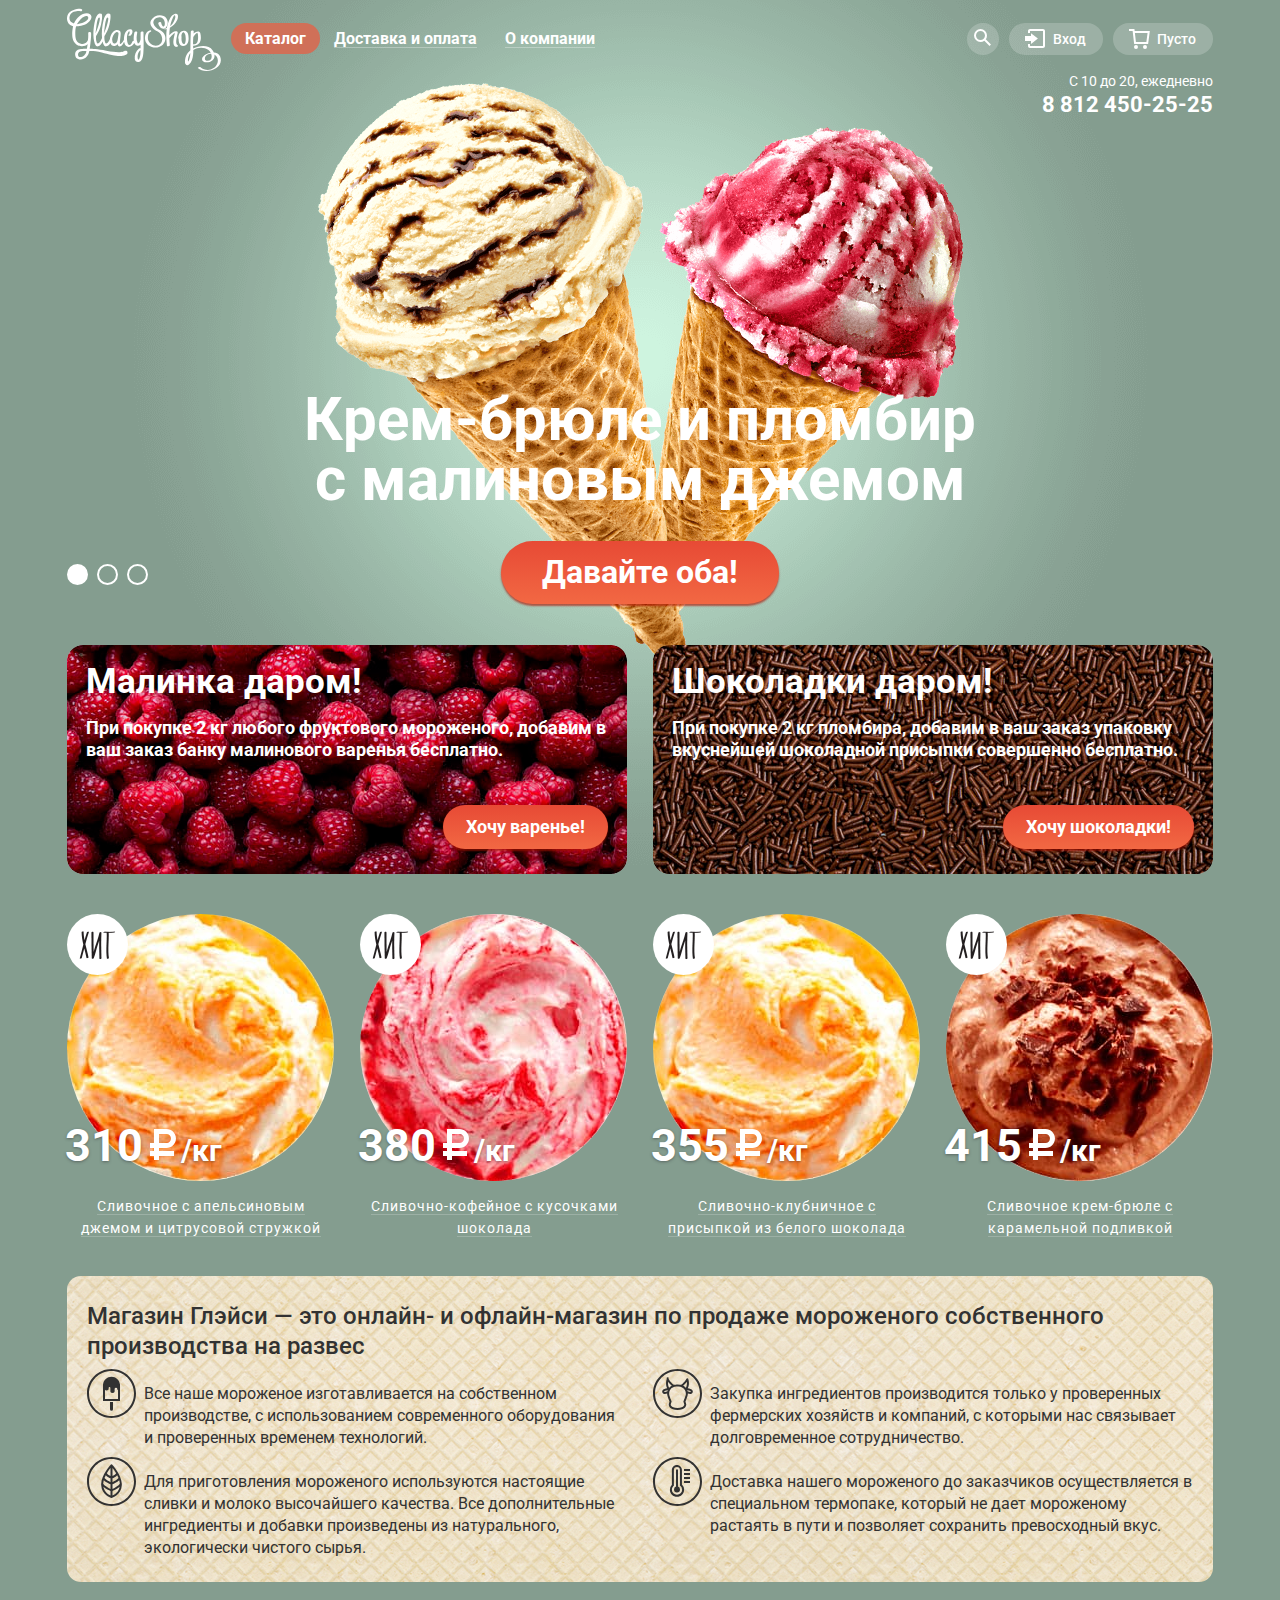
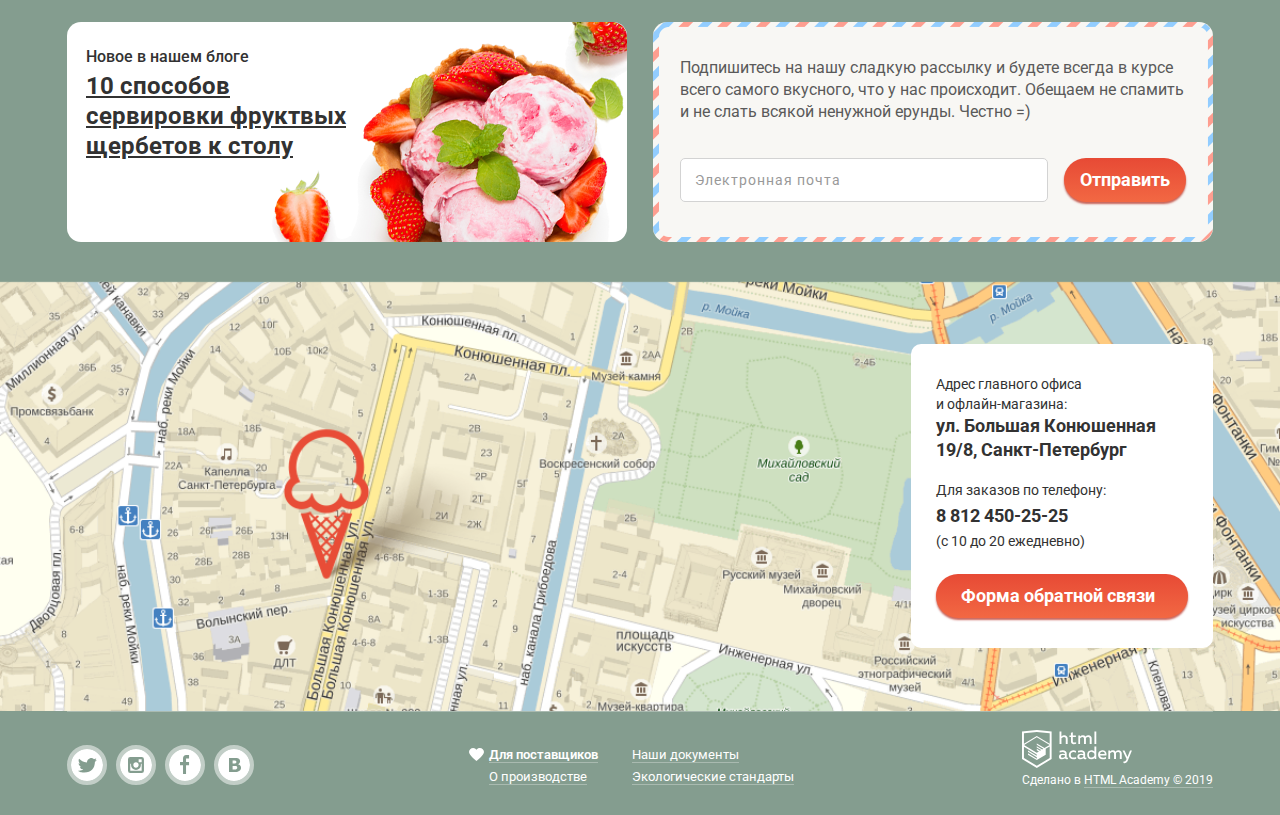
<file: index.html>
<!DOCTYPE html>
<html lang="ru">

<head>
    <meta name="keywords" content="" />
    <meta name="description" content="" />
    <meta charset="utf-8">
    <title>Магазин мороженного Glaccy</title>
    <link rel="stylesheet" href="css/normalize.min.css">
    <link rel="stylesheet" href="css/style.min.css">
    <link href="https://fonts.googleapis.com/css?family=Roboto:400,500,700&display=swap&subset=cyrillic" rel="stylesheet">
</head>

<body>
    <input class="visually-hidden" type="radio" id="first-offer" name="toggle" checked>
    <input class="visually-hidden" type="radio" id="second-offer" name="toggle">
    <input class="visually-hidden" type="radio" id="third-offer" name="toggle">
    <div class="main-wrapper">
        <header>
            <div class="header-block container">
                <nav class="header-navigation">
                    <a class="logo">
                        <img src="img/icons/logo.svg" alt="" width="154" height="64" />
                    </a>
                    <ul class="top-menu">
                        <li class="current-menu menu-item">
                            <a href="catalog.html" title="Каталог">Каталог</a>
                            <ul class="drop-down">
                                <li class="drop-item"><a href="catalog/new.html" title="Новинки">Новинки</a></li>
                                <li class="drop-item"><a href="catalog.html" title="Сливочное">Сливочное</a></li>
                                <li class="drop-item current-menu_drop "><a href="catalog/shcherbet.html" title="Щербет">Щербеты</a></li>
                                <li class="drop-item"><a href="catalog/fruit-ice.html" title="Фруктовый лед">Фруктовый лед</a></li>
                                <li class="drop-item"><a href="catalog/melorin.html" title="Мелорин">Мелорин</a></li>
                            </ul>
                        </li>
                        <li class="menu-item"><a href="delivery.html" title="Доставка и оплата">Доставка и оплата</a></li>
                        <li class="menu-item"><a href="about.html" title="О компании">О компании</a></li>
                    </ul>
                </nav>
                <ul class="top-user">
                    <li class="top-search">
                        <a href="#modal-search" title=""><span class="visually-hidden">Поиск по каталогу</span></a>
                        <div class="modal modal-search">
                            <form action="search.html" method="get" name="form_search">
                                <p class="visually-hidden">Поиск по сайту</p>
                                <label>
                                    <input type="search" name="search-results" placeholder="Что ищем?" required/>
                                    <span class="visually-hidden">Что ищем?</span>
                                </label>
                            </form>
                        </div>
                    </li>
                    <li class="top-cabinet">
                        <a href="#modal-entrance">Вход</a>
                        <div class="modal modal-entrance">
                            <p class="visually-hidden">Вход в личный кабинет</p>
                            <form class="" name="form-entrance" action="index.html" method="post">
                                <label>
                                    <input type="email" id="entrance-email" name="email" placeholder="Электронная почта" required />
                                    <span class="visually-hidden">Электронная почта</span>
                                </label>
                                <label>
                                    <input type="password" name="password" placeholder="Введите пароль" required/>
                                    <span class="visually-hidden">Введите пароль</span>
                                </label>
                                <input type="submit" class="btn btn-small" value="Войти">
                                <div class="modal-entrance-links">
                                    <a href="restore-password.html" title="Восстановить пароль">Забыли пароль?</a>
                                    <a href="registration.html" title="Зарегистрироваться">Новая регистрация</a>
                                </div>
                            </form>
                        </div>
                    </li>
                    <li class="top-cart top-cart-empty">
                        <a href="/cart">Пусто</a>
                        <div class="modal small-cart">
                            <p class="visually-hidden">Малая корзина</p>
                            <ul class="small-cart_items">
                                <li class="small-cart_item">
                                    <button type="button" value="delete" aria-label="Удалить из корзины"></button>
                                    <img src="img/1.jpg" alt="Пломбир с апельсиновым джемом" width="32" height="32" />
                                    <a href="catalog/orange.html" title="Пломбир с апельсиновым джемом" class="small-cart__name">Пломбир с апельсиновым джемом</a>
                                    <div class="small-cart__calculation">1,5 кг х <span class="small-cart__price">200 руб.</span></div>
                                    <div class="small-cart__itemtotal">300 руб.</div>
                                </li>
                                <li class="small-cart_item">
                                    <button type="button" value="delete" aria-label="Удалить из корзины"></button>
                                    <img src="img/1-1.jpg" alt="Клубничный пломбир с присыпкой из белого шоколада" width="32" height="32" />
                                    <a href="catalog/strawberry.html" title="Клубничный пломбир с присыпкой из белого шоколада" class="small-cart__name">Клубничный пломбир с присыпкой из белого шоколада</a>
                                    <div class="small-cart__calculation">1,5 кг х <span class="small-cart__price">300 руб.</span></div>
                                    <div class="small-cart__itemtotal">400 руб.</div>
                                </li>
                            </ul>
                            <p class="small-cart__total">
                                Итого: 750 руб.
                            </p>
                            <a href="catalog/cart.html" class="btn btn-medium">Оформить заказ</a>
                        </div>
                    </li>
                </ul>
                <div class="header-contacts">
                    <p>С 10 до 20, ежедневно</p>
                    <p class="top-phone">8 812 450-25-25</p>
                </div>
            </div>
        </header>
        <main>
            <h1 class="visually-hidden">Магазин мороженного Глейси</h1>
            <section class="main-slider">
                <h2 class="visually-hidden">Пакетные предложения мороженного</h2>
                <ul class="slider-list">
                    <li class="slider-item " id="first-slide">
                        <p class="slider-name">Крем-брюле и пломбир с малиновым джемом
                        </p>
                        <a href="#" class="btn btn-large">Давайте оба!</a>
                    </li>
                    <li class="slider-item" id="second-slide">
                        <p class="slider-name">Шоколадный пломбир и лимонный сорбет
                        </p>
                        <a href="#" class="btn btn-large">Давайте оба!</a>
                    </li>
                    <li class="slider-item" id="third-slide">
                        <p class="slider-name">Пломбир с помадкой и клубничный щербет
                        </p>
                        <a href="#" class="btn btn-large">Давайте оба!</a>
                    </li>
                </ul>
                <div class="slider-switcher">
                    <label for="first-offer">1</label>
                    <label for="second-offer">2</label>
                    <label for="third-offer">3</label>
                </div>
            </section>
            <section class="main-specials container">
                <h2 class="visually-hidden">Специальные предложения</h2>
                <ul class="wrapper main-specials_list">
                    <li>
                        <h3>Малинка даром!</h3>
                        <p>При покупке 2 кг любого фруктового мороженого, добавим в ваш заказ банку малинового варенья бесплатно.</p>
                        <a href="#" title="" class="btn btn-small">Хочу варенье!</a>
                    </li>
                    <li>
                        <h3>Шоколадки даром!</h3>
                        <p>При покупке 2 кг пломбира, добавим в ваш заказ упаковку вкуснейшей шоколадной присыпки совершенно бесплатно.</p>
                        <a href="#" title="" class="btn btn-small">Хочу шоколадки!</a>
                    </li>
                </ul>
            </section>
            <section class="main-hotproducts container">
                <h2 class="visually-hidden">Горячие предложения</h2>
                <ul class="wrapper main-hotproducts_list">
                    <li>
                        <div class="catalog-item hot">
                            <a href="#" title="">
                                <img src="img/1.jpg" alt="ice-cream name" class="catalog-item__image" width="267" height="267" />
                                <p class="item-catalog__price">310<span>/кг</span></p>
                            </a>
                            <a href="#" title="" class="catalog-item__name"><span>Сливочное с апельсиновым джемом и цитрусовой стружкой</span></a>
                            <a class="btn btn-medium item-hover" title="название">Быстрый просмотр</a>
                        </div>
                    </li>
                    <li>
                        <div class="catalog-item hot">
                            <a href="#" title="">
                                <img src="img/1-1.jpg" class="catalog-item__image" alt="ice-cream name" width="267" height="267" />
                                <p class="item-catalog__price">380<span>/кг</span></p>
                            </a>
                            <a href="#" title="" class="catalog-item__name"><span>Сливочно-кофейное с кусочками шоколада</span></a>
                            <a class="btn btn-medium item-hover" title="название">Быстрый просмотр</a>
                        </div>
                    </li>
                    <li>
                        <div class="catalog-item hot">
                            <a href="#" title="">
                                <img src="img/1-2.jpg" alt="ice-cream name" class="catalog-item__image" width="267" height="267" />
                                <p class="item-catalog__price">355<span>/кг</span></p>
                            </a>
                            <a href="#" title="" class="catalog-item__name"><span>Сливочно-клубничное с присыпкой из белого шоколада</span></a>
                            <a class="btn btn-medium item-hover" title="название">Быстрый просмотр</a>
                        </div>
                    </li>
                    <li>
                        <div class="catalog-item hot">
                            <a href="#" title="">
                                <img src="img/2.jpg" alt="ice-cream name" class="catalog-item__image" width="267" height="267" />
                                <p class="item-catalog__price">415<span>/кг</span></p>
                            </a>
                            <a href="#" title="" class="catalog-item__name"><span>Сливочное крем-брюле с карамельной подливкой</span></a>
                            <a class="btn btn-medium item-hover" title="название">Быстрый просмотр</a>
                        </div>
                    </li>
                </ul>
            </section>
            <section class="main-advantages container">
                <div class="advantages-inside">
                    <h2>Магазин Глэйси — это онлайн- и офлайн-магазин по продаже мороженого собственного производства на развес</h2>
                    <ul class="advantages-list wrapper">
                        <li class="advantages-item">
                            Все наше мороженое изготавливается на собственном производстве, с использованием современного оборудования и проверенных временем технологий.
                        </li>
                        <li class="advantages-item">
                            Закупка ингредиентов производится только у проверенных фермерских хозяйств и компаний, с которыми нас связывает долговременное сотрудничество.
                        </li>
                        <li class="advantages-item">
                            Для приготовления мороженого используются настоящие сливки и молоко высочайшего качества. Все дополнительные ингредиенты и добавки произведены из натурального, экологически чистого сырья.
                        </li>
                        <li class="advantages-item">
                            Доставка нашего мороженого до заказчиков осуществляется в специальном термопаке, который не дает мороженому растаять в пути и позволяет сохранить превосходный вкус.
                        </li>
                    </ul>
                </div>
            </section>
            <div class="container">
                <div class="wrapper">
                    <section class="main-news">
                        <h2>Новое в нашем блоге</h2>
                        <a href="#" title="">10 способов сервировки фруктвых щербетов к столу</a>
                    </section>
                    <section class="main-subscription">
                        <h2>Подпишитесь на нашу сладкую рассылку и будете всегда в курсе всего самого вкусного, что у нас происходит. Обещаем не спамить и не слать всякой ненужной ерунды. Честно =) </h2>
                        <form class="" action="index.html" method="post">
                            <label class="subscription-form">
                                <input type="email" name="subscription-male" placeholder="Электронная почта" required />
                                <span class="visually-hidden">Электронная почта</span>
                            </label>
                            <button type="submit" class="btn btn-medium">Отправить</button>
                        </form>
                    </section>
                </div>
            </div>
            <div class="map">
                <section class="container">
                    <h2 class="visually-hidden">Адрес магазина</h2>
                    <div class="main-adress">
                        <p>Адрес главного офиса
                            <br/>и офлайн-магазина:
                        </p>
                        <p class="adress-bold adress">ул. Большая Конюшенная 19/8, Санкт-Петербург</p>
                        <p>Для заказов по телефону:</p>
                        <p class="adress-bold phone">8 812 450-25-25</p>
                        <p>(с 10 до 20 ежедневно)</p>
                        <a href="feedback.html" class="btn feedback-link">Форма обратной связи</a>
                    </div>
                </section>
                <iframe src="https://www.google.com/maps/embed?pb=!1m18!1m12!1m3!1d4753.373190727575!2d30.322907893097188!3d59.93965475765998!2m3!1f0!2f0!3f0!3m2!1i1024!2i768!4f13.1!3m3!1m2!1s0x4696310fca145cc1%3A0x42b32648d8238007!2z0JHQvtC70YzRiNCw0Y8g0JrQvtC90Y7RiNC10L3QvdCw0Y8g0YPQuy4sIDE5LzgsINCh0LDQvdC60YIt0J_QtdGC0LXRgNCx0YPRgNCzLCAxOTExODY!5e0!3m2!1sru!2sru!4v1561564936413!5m2!1sru!2sru" height="430" class="map-iframe" allowfullscreen></iframe>
            </div>
        </main>
        <footer class="main-fotter container">
            <ul class="social">
                <li>
                    <a href="" title="" class="twitter">
                        <svg xmlns="http://www.w3.org/2000/svg" width="32" height="32" viewBox="0 0 32 32">
                            <path fill="#fff" d="M16 0C7.164 0 0 7.164 0 16c0 8.837 7.164 16 16 16 8.837 0 16-7.163 16-16 0-8.836-7.163-16-16-16zm7.944 12.809c-.251 6.516-3.463 10.832-10.992 10.702h-.486c-.447 0-4.543-.443-5.344-1.823 2.479.19 4.247-.406 5.12-1.136-1.048-.289-2.923-.461-3.251-2.848.384.104.618.221 1.299.113-1.307-.824-2.758-1.519-2.679-3.643.311.317 1.164.518 1.46.457-.768-.233-2.149-3.244-.974-4.781 1.984 1.79 4.075 3.482 7.804 3.643.227-2.214 1.24-3.699 3.168-4.325 1.84-.479 3.255.26 3.901 1.138.737-.224 1.453-.466 2.193-.685-.004.833-.569 1.463-.935 1.709.747.165 1.423-.475 1.423-.475-.184.963-1.094 1.725-1.707 1.954z" />
                        </svg>
                        <span class="visually-hidden">Твиттер</span>
                    </a>
                </li>
                <li>
                    <a href="" title="" class="inst">
                        <svg xmlns="http://www.w3.org/2000/svg" width="32" height="32" viewBox="0 0 32 32">
                            <g fill="#FFF">
                                <path d="M20.916 16a4.938 4.938 0 1 1-9.877 0c0-.394.051-.773.138-1.14h-.897v6.838h11.396V14.86h-.897c.086.367.137.746.137 1.14z" />
                                <path d="M15.978 18.659c1.466 0 2.659-1.193 2.659-2.659s-1.193-2.659-2.659-2.659c-1.466 0-2.659 1.193-2.659 2.659s1.192 2.659 2.659 2.659zM18.637 10.302h3.039v3.039h-3.039z" />
                                <path d="M16 0C7.164 0 0 7.164 0 16c0 8.837 7.164 16 16 16 8.837 0 16-7.163 16-16 0-8.836-7.163-16-16-16zm7.955 21.698a2.285 2.285 0 0 1-2.279 2.279H10.279A2.285 2.285 0 0 1 8 21.698V10.302a2.286 2.286 0 0 1 2.279-2.279h11.396a2.286 2.286 0 0 1 2.279 2.279v11.396z" />
                            </g>
                        </svg>
                        <span class="visually-hidden">Инстаграм</span>
                    </a>
                </li>
                <li>
                    <a href="" title="" class="fb">
                        <svg xmlns="http://www.w3.org/2000/svg" width="32" height="32" viewBox="0 0 32 32">
                            <path fill="#FFF" d="M16 0C7.164 0 0 7.163 0 16s7.164 16 16 16c8.837 0 16-7.164 16-16S24.837 0 16 0zm4.062 9.455h-3.021v3.444h3.021v3.445h-3.021v8.61H14.02v-8.61H11v-3.445h3.021V9.455c0-1.902 1.353-3.445 3.021-3.445h3.021v3.445z" />
                        </svg>
                        <span class="visually-hidden">Фейсбук</span>
                    </a>
                </li>
                <li>
                    <a href="" title="" class="vk">
                        <svg xmlns="http://www.w3.org/2000/svg" width="32" height="32" viewBox="0 0 32 32">
                            <g fill="#FFF">
                                <path d="M16.637 14.495c.402-.019.719-.082.951-.188.326-.145.54-.33.641-.559.101-.229.15-.496.15-.797 0-.232-.058-.465-.174-.697-.116-.232-.322-.405-.617-.517-.264-.1-.592-.155-.984-.165a76.242 76.242 0 0 0-1.652-.014h-.339v2.965h.565c.571 0 1.057-.009 1.459-.028zM18.118 17.084c-.282-.081-.672-.125-1.166-.132a127.97 127.97 0 0 0-1.55-.009h-.79v3.493h.264c1.014 0 1.74-.003 2.18-.009a3.2 3.2 0 0 0 1.212-.245c.377-.157.633-.364.774-.625s.214-.562.214-.9c0-.446-.088-.788-.261-1.03-.17-.241-.464-.423-.877-.543z" />
                                <path d="M16 0C7.164 0 0 7.164 0 16c0 8.837 7.164 16 16 16 8.837 0 16-7.163 16-16 0-8.836-7.163-16-16-16zm6.602 20.531a3.73 3.73 0 0 1-1.124 1.327c-.552.415-1.161.71-1.823.886s-1.501.264-2.519.264h-6.121V8.987h5.443c1.13 0 1.957.038 2.48.113a5.126 5.126 0 0 1 1.561.5c.533.27.929.632 1.189 1.087.26.455.392.975.392 1.558 0 .678-.179 1.278-.536 1.795-.358.518-.863.92-1.517 1.208v.075c.917.182 1.642.559 2.179 1.13.537.571.807 1.325.807 2.261 0 .678-.138 1.283-.411 1.817z" />
                            </g>
                        </svg>
                        <span class="visually-hidden">Вконтакте</span>
                    </a>
                </li>
            </ul>
            <ul class="bottom-menu">
                <li>
                    <ul class="bottom-submenu">
                        <li class="bottom-menu__heart"><a href="#" title="">Для поставщиков</a></li>
                        <li><a href="#" title="">О производстве</a></li>
                    </ul>
                </li>
                <li>
                    <ul class="bottom-submenu">
                        <li><a href="#" title="">Наши документы</a></li>
                        <li><a href="#" title="">Экологические стандарты</a></li>
                    </ul>
                </li>
            </ul>
            <p class="main-created">
                <a href="https://htmlacademy.ru/intensive/htmlcss" title="">
                    <img src="img/icons/logo-htmlacademy.svg" alt="Лого академии" width="110" height="40" />
                </a>
                <span>Сделано в <a href="https://htmlacademy.ru/intensive/htmlcss" title="">HTML Academy &copy; 2019 </a></span>
            </p>
        </footer>
    </div>
    <section class="modal modal-feedback">
        <h2>Мы обязательно Вам ответим</h2>
        <span class="close"></span>
        <form method="post" name="form_feedback" class="feedback_form" action="send-phone.php">
            <label>
                <input type="text" name="user-name" id="feedback_name" value="" placeholder="Как Вас зовут?" />
                <span class="visually-hidden">Как Вас зовут?</span>
            </label>
            <label>
                <input type="email" id="feedback_email" name="email" value="" placeholder="Ваша почта для ответа" />
                <span class="visually-hidden">Ваша почта для ответа</span>
            </label>
            <label>
                <textarea name="message" rows="5" cols="30" id="feedback_message" placeholder="Напишите что-нибудь"></textarea>
                <span class="visually-hidden">Напишите что-нибудь</span>
            </label>
            <button type="submit" class="btn btn-small">Отправить</button>
        </form>
    </section>
    <div class="overlay"></div>
    <script src="js/popup.min.js"></script>
</body>

</html>
</file>
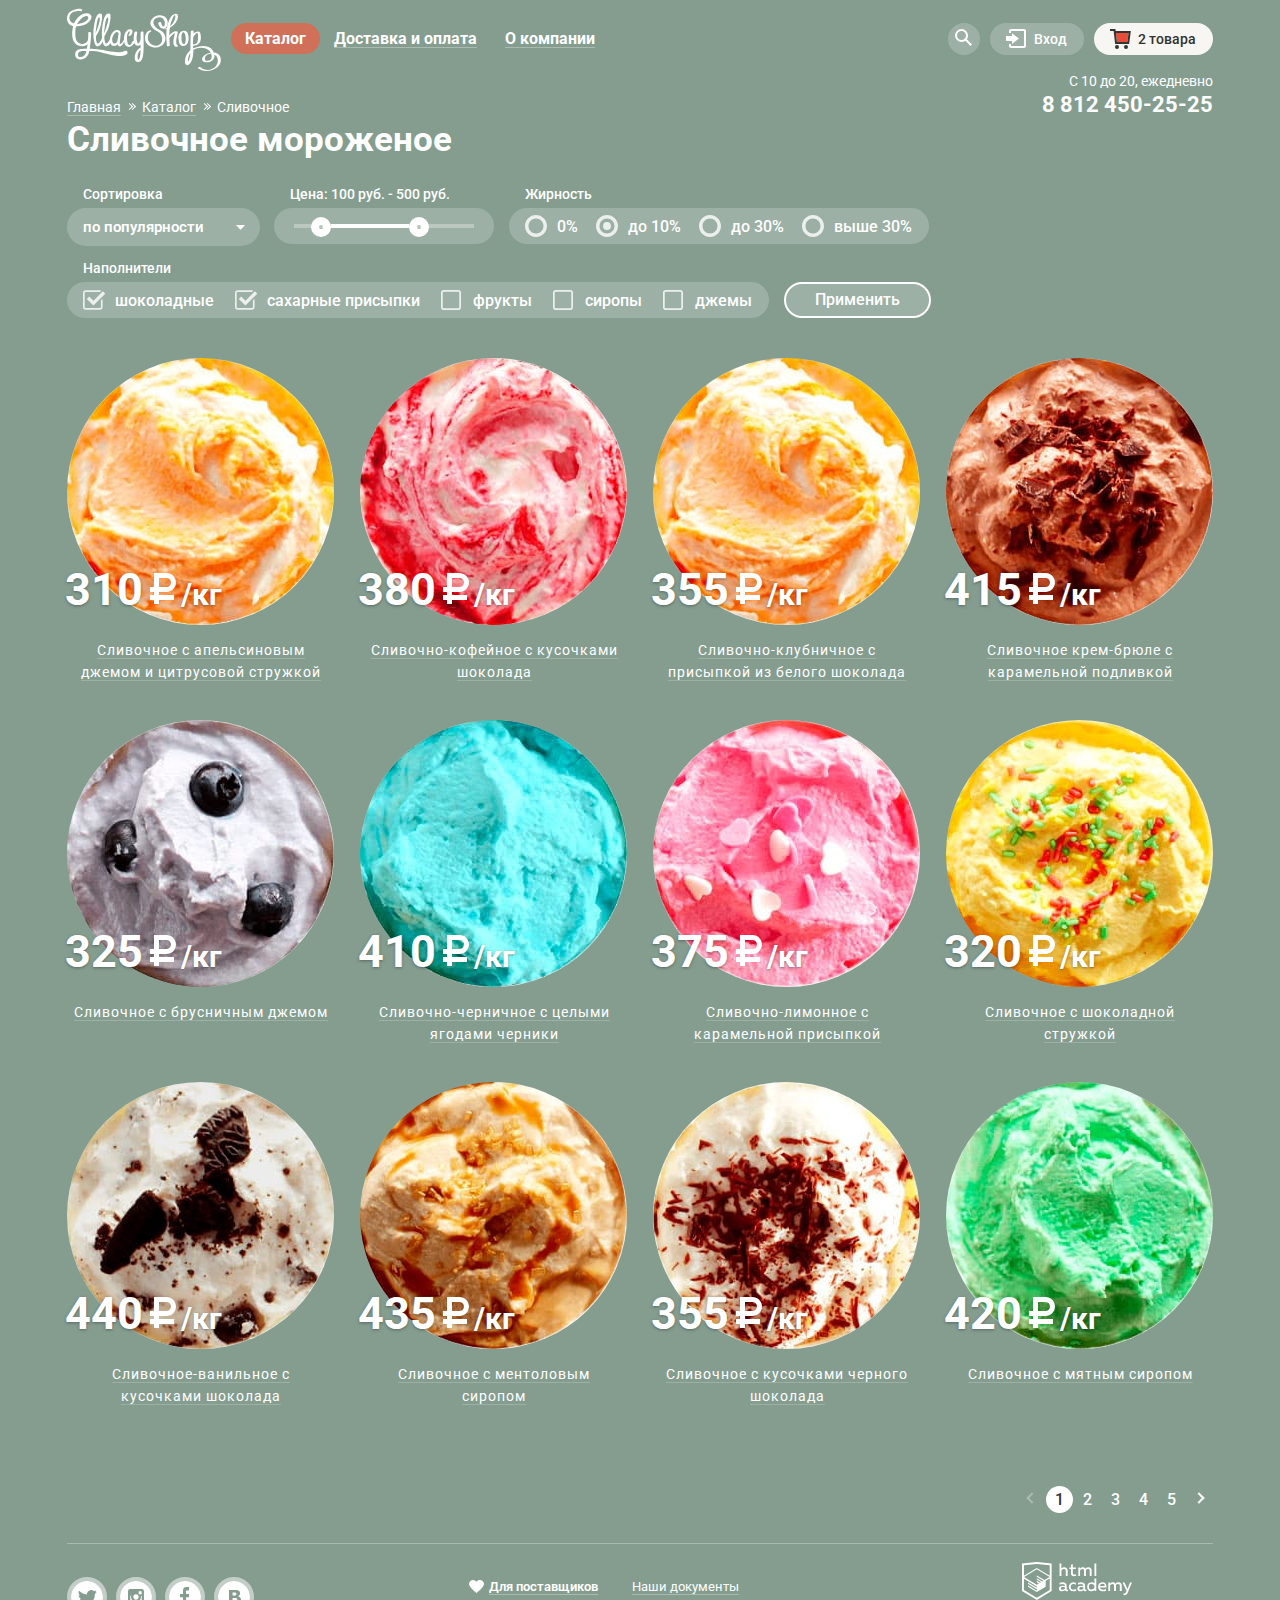
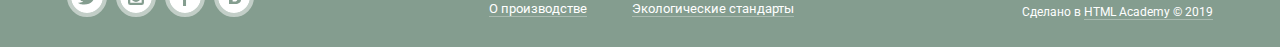
<file: catalog.html>
<!DOCTYPE html>
<html lang="ru">

<head>
    <meta name="keywords" content="" />
    <meta name="description" content="" />
    <meta charset="utf-8">
    <title>Сливочное мороженое</title>
    <link rel="stylesheet" href="css/normalize.min.css">
    <link rel="stylesheet" href="css/style.min.css">
    <link href="https://fonts.googleapis.com/css?family=Roboto:400,500,700&display=swap&subset=cyrillic" rel="stylesheet">
</head>

<body>
    <header>
        <div class="header-block container">
            <nav class="header-navigation">
                <a href="index.html" class="logo">
                    <img src="img/icons/logo.svg" alt="" width="154" height="64" />
                </a>
                <ul class="top-menu">
                    <li class="current-menu menu-item">
                        <a href="catalog.html" title="Каталог">Каталог</a>
                        <ul class="drop-down">
                            <li class="drop-item"><a href="catalog/new.html" title="Новинки">Новинки</a></li>
                            <li class="drop-item"><a href="catalog.html" title="Сливочное">Сливочное</a></li>
                            <li class="drop-item current-menu_drop "><a href="catalog/shcherbet.html" title="Щербет">Щербет</a></li>
                            <li class="drop-item"><a href="catalog/fruit-ice.html" title="Фруктовый лед">Фруктовый лед</a></li>
                            <li class="drop-item"><a href="catalog/melorin.html" title="Мелорин">Мелорин</a></li>
                        </ul>
                    </li>
                    <li class="menu-item"><a href="delivery.html" title="Доставка и оплата">Доставка и оплата</a></li>
                    <li class="menu-item"><a href="about.html" title="О компании">О компании</a></li>
                </ul>
            </nav>
            <ul class="top-user">
                <li class="top-search">
                    <a href="#modal-search" title=""><span class="visually-hidden">Поиск по каталогу</span></a>
                    <div class="modal modal-search">
                        <form action="search.html" method="get" name="form_search">
                            <p class="visually-hidden">Поиск по сайту</p>
                            <label>
                                <input type="search" name="search-results" placeholder="Что ищем?" required/>
                                <span class="visually-hidden">Что ищем?</span>
                            </label>
                        </form>
                    </div>
                </li>
                <li class="top-cabinet">
                    <a href="#modal-entrance">Вход</a>
                    <div class="modal modal-entrance">
                        <p class="visually-hidden">Вход в личный кабинет</p>
                        <form class="" name="form-entrance" action="index.html" method="post">
                            <label>
                                <input type="email" id="entrance-email" name="email" placeholder="Электронная почта" required />
                                <span class="visually-hidden">Электронная почта</span>
                            </label>
                            <label>
                                <input type="password" name="password" placeholder="Введите пароль" required/>
                                <span class="visually-hidden">Введите пароль</span>
                            </label>
                            <input type="submit" class="btn btn-small" value="Войти">
                            <div class="modal-entrance-links">
                                <a href="restore-password.html" title="Восстановить пароль">Забыли пароль?</a>
                                <a href="registration.html" title="Зарегистрироваться">Новая регистрация</a>
                            </div>
                        </form>
                    </div>
                </li>
                <li class="top-cart top-cart-full">
                    <a href="/cart">2 товара</a>
                    <div class="modal small-cart">
                        <p class="visually-hidden">Малая корзина</p>
                        <ul class="small-cart_items">
                            <li class="small-cart_item">
                                <button type="button" value="delete" aria-label="Удалить из корзины"></button>
                                <img src="img/1.jpg" alt="Пломбир с апельсиновым джемом" width="32" height="32" />
                                <a href="catalog/orange.html" title="Пломбир с апельсиновым джемом" class="small-cart__name">Пломбир с апельсиновым джемом</a>
                                <div class="small-cart__calculation">1,5 кг х <span class="small-cart__price">200 руб.</span></div>
                                <div class="small-cart__itemtotal">300 руб.</div>
                            </li>
                            <li class="small-cart_item">
                                <button type="button" value="delete" aria-label="Удалить из корзины"></button>
                                <img src="img/1-1.png" alt="Клубничный пломбир с присыпкой из белого шоколада" width="32" height="32" />
                                <a href="catalog/strawberry.html" title="Клубничный пломбир с присыпкой из белого шоколада" class="small-cart__name">Клубничный пломбир с присыпкой из белого шоколада</a>
                                <div class="small-cart__calculation">1,5 кг х <span class="small-cart__price">300 руб.</span></div>
                                <div class="small-cart__itemtotal">400 руб.</div>
                            </li>
                        </ul>
                        <p class="small-cart__total">
                            Итого: 750 руб.
                        </p>
                        <a href="catalog/cart.html" class="btn btn-medium">Оформить заказ</a>
                    </div>
                </li>
            </ul>
            <div class="header-contacts">
                <p>С 10 до 20, ежедневно</p>
                <p class="top-phone">8 812 450-25-25</p>
            </div>
        </div>
    </header>
    <main>
        <div class="container">
            <ul class="breadcrumbs">
                <li><a href="index.html" title="Главная">Главная</a></li>
                <li><a href="catalog.html" title="Каталог">Каталог</a></li>
                <li>Сливочное</li>
            </ul>
        </div>
        <section class="catalog container">
            <h1 class="main-title">Сливочное мороженое</h1>
            <div class="shop-filter">
                <form action="catalog.html" method="get" class="shop-filter__form">
                    <label>
                        <span class="shop-filter__name ">Сортировка</span>
                        <span class="select">
                        <select name="sorting">
                           <option value="popularity" selected>по популярности</option>
                           <option value="cheap">сначала недорогие</option>
                           <option value="pricy">сначала дорогие</option>
                           <option value="fatt-first">по жирности</option>
                        </select>
                     </span>
                    </label>
                    <label class="range-label"><span class="shop-filter__name ">Цена: 100 руб. - 500 руб.</span>
                        <span class="shop-filter__block range">
                  <span class="range-indicator">
                  <span class="range-indicator__inside"><span tabindex="0"></span><span tabindex="0"></span></span>
                        </span>
                        </span>
                    </label>
                    <fieldset class="shop-filter__fieldset">
                        <legend class="shop-filter__name ">Жирность</legend>
                        <div class="shop-filter__block">
                            <label>
                                <input type="radio" name="fett-range" value="0%" class="visually-hidden">
                                <span class="radio-btn"></span>0%
                            </label>
                            <label>
                                <input type="radio" name="fett-range" value="до 10%" checked class="visually-hidden" />
                                <span class="radio-btn"></span>до 10%
                            </label>
                            <label>
                                <input type="radio" name="fett-range" value="до 30%" class="visually-hidden" />
                                <span class="radio-btn"></span>до 30%
                            </label>
                            <label>
                                <input type="radio" name="fett-range" value="выше 30%" class="visually-hidden" />
                                <span class="radio-btn"></span>выше 30%
                            </label>
                        </div>
                    </fieldset>
                    <fieldset class="shop-filter__fieldset">
                        <legend class="shop-filter__name ">Наполнители</legend>
                        <div class="shop-filter__block checkboxes">
                            <label>
                                <input type="checkbox" name="chocolate" checked class="visually-hidden" />
                                <span class="check-btn"></span>шоколадные
                            </label>
                            <label>
                                <input type="checkbox" name="shugar-addons" checked class="visually-hidden" />
                                <span class="check-btn"></span>сахарные присыпки
                            </label>
                            <label>
                                <input type="checkbox" name="fruits" class="visually-hidden" />
                                <span class="check-btn"></span>фрукты
                            </label>
                            <label>
                                <input type="checkbox" name="sipop" class="visually-hidden" />
                                <span class="check-btn"></span>сиропы
                            </label>
                            <label>
                                <input type="checkbox" name="jam" class="visually-hidden" />
                                <span class="check-btn"></span>джемы
                            </label>
                        </div>
                    </fieldset>
                    <input type="submit" name="filter-action" value="Применить" />
                </form>
            </div>
            <ul class="catalog-list wrapper">
                <li>
                    <div class="catalog-item">
                        <a href="#" title="">
                            <img src="img/1.jpg" alt="ice-cream name" class="catalog-item__image" width="267" height="267" />
                            <p class="item-catalog__price">310<span>/кг</span></p>
                        </a>
                        <a href="#" title="" class="catalog-item__name"><span>Сливочное с апельсиновым джемом и цитрусовой стружкой</span></a>
                        <a class="btn btn-medium item-hover" title="название">Быстрый просмотр</a>
                    </div>
                </li>
                <li>
                    <div class="catalog-item">
                        <a href="#" title="">
                            <img src="img/1-1.jpg" class="catalog-item__image" alt="ice-cream name" width="267" height="267" />
                            <p class="item-catalog__price">380<span>/кг</span></p>
                        </a>
                        <a href="#" title="" class="catalog-item__name"><span>Сливочно-кофейное с кусочками шоколада</span></a>
                        <a class="btn btn-medium item-hover" title="название">Быстрый просмотр</a>
                    </div>
                </li>
                <li>
                    <div class="catalog-item">
                        <a href="#" title="">
                            <img src="img/1-2.jpg" alt="ice-cream name" class="catalog-item__image" width="267" height="267" />
                            <p class="item-catalog__price">355<span>/кг</span></p>
                        </a>
                        <a href="#" title="" class="catalog-item__name"><span>Сливочно-клубничное с присыпкой из белого шоколада</span></a>
                        <a class="btn btn-medium item-hover" title="название">Быстрый просмотр</a>
                    </div>
                </li>
                <li>
                    <div class="catalog-item">
                        <a href="#" title="">
                            <img src="img/2.jpg" alt="ice-cream name" class="catalog-item__image" width="267" height="267" />
                            <p class="item-catalog__price">415<span>/кг</span></p>
                        </a>
                        <a href="#" title="" class="catalog-item__name"><span>Сливочное крем-брюле с карамельной подливкой</span></a>
                        <a class="btn btn-medium item-hover" title="название">Быстрый просмотр</a>
                    </div>
                </li>
                <li>
                    <div class="catalog-item">
                        <a href="#" title="">
                            <img src="img/2-1.jpg" alt="ice-cream name" class="catalog-item__image" width="267" height="267" />
                            <p class="item-catalog__price">325<span>/кг</span></p>
                        </a>
                        <a href="#" title="" class="catalog-item__name"><span>Сливочное с брусничным джемом</span></a>
                        <a class="btn btn-medium item-hover" title="название">Быстрый просмотр</a>
                    </div>
                </li>
                <li>
                    <div class="catalog-item">
                        <a href="#" title="">
                            <img src="img/2-2.jpg" alt="ice-cream name" class="catalog-item__image" width="267" height="267" />
                            <p class="item-catalog__price">410<span>/кг</span></p>
                        </a>
                        <a href="#" title="" class="catalog-item__name"><span>Сливочно-черничное с целыми ягодами черники</span></a>
                        <a class="btn btn-medium item-hover" title="название">Быстрый просмотр</a>
                    </div>
                </li>
                <li>
                    <div class="catalog-item">
                        <a href="#" title="">
                            <img src="img/3.jpg" alt="ice-cream name" class="catalog-item__image" width="267" height="267" />
                            <p class="item-catalog__price">375<span>/кг</span></p>
                        </a>
                        <a href="#" title="" class="catalog-item__name"><span>Сливочно-лимонное с карамельной присыпкой</span></a>
                        <a class="btn btn-medium item-hover" title="название">Быстрый просмотр</a>
                    </div>
                </li>
                <li>
                    <div class="catalog-item">
                        <a href="#" title="">
                            <img src="img/3-1.jpg" alt="ice-cream name" class="catalog-item__image" width="267" height="267" />
                            <p class="item-catalog__price">320<span>/кг</span></p>
                        </a>
                        <a href="#" title="" class="catalog-item__name"><span>Сливочное с шоколадной стружкой</span></a>
                        <a class="btn btn-medium item-hover" title="название">Быстрый просмотр</a>
                    </div>
                </li>
                <li>
                    <div class="catalog-item">
                        <a href="#" title="">
                            <img src="img/3-2.jpg" alt="ice-cream name" class="catalog-item__image" width="267" height="267" />
                            <p class="item-catalog__price">440<span>/кг</span></p>
                        </a>
                        <a href="#" title="" class="catalog-item__name"><span>Сливочное-ванильное с кусочками шоколада</span></a>
                        <a class="btn btn-medium item-hover" title="название">Быстрый просмотр</a>
                    </div>
                </li>
                <li>
                    <div class="catalog-item">
                        <a href="#" title="">
                            <img src="img/4.jpg" alt="ice-cream name" class="catalog-item__image" width="267" height="267" />
                            <p class="item-catalog__price">435<span>/кг</span></p>
                        </a>
                        <a href="#" title="" class="catalog-item__name"><span>Сливочное с ментоловым сиропом</span></a>
                        <a class="btn btn-medium item-hover" title="название">Быстрый просмотр</a>
                    </div>
                </li>
                <li>
                    <div class="catalog-item">
                        <a href="#" title="">
                            <img src="img/4-1.jpg" alt="ice-cream name" class="catalog-item__image" width="267" height="267" />
                            <p class="item-catalog__price">355<span>/кг</span></p>
                        </a>
                        <a href="#" title="" class="catalog-item__name"><span>Сливочное с кусочками черного шоколада</span></a>
                        <a class="btn btn-medium item-hover" title="название">Быстрый просмотр</a>
                    </div>
                </li>
                <li>
                    <div class="catalog-item">
                        <a href="#" title="">
                            <img src="img/4-2.jpg" alt="ice-cream name" class="catalog-item__image" width="267" height="267" />
                            <p class="item-catalog__price">420<span>/кг</span></p>
                        </a>
                        <a href="#" title="" class="catalog-item__name"><span>Сливочное с мятным сиропом</span></a>
                        <a class="btn btn-medium item-hover" title="название">Быстрый просмотр</a>
                    </div>
                </li>
            </ul>
            <ul class="pagination">
                <li><a id="prev" class="pagination-previous pagination-link"><span class="visually-hidden">Предыдущая страница</span></a></li>
                <li class="current"><a class="pagination-link">1</a></li>
                <li><a href="" class="pagination-link">2</a></li>
                <li><a href="" class="pagination-link">3</a></li>
                <li><a href="" class="pagination-link">4</a></li>
                <li><a href="" class="pagination-link">5</a></li>
                <li><a href="" id="next" class="pagination-next pagination-link"><span class="visually-hidden">Следующая страница</span></a></li>
            </ul>
        </section>
    </main>
    <footer class="main-fotter container">
        <ul class="social">
            <li>
                <a href="" title="" class="twitter">
                    <svg xmlns="http://www.w3.org/2000/svg" width="32" height="32" viewBox="0 0 32 32">
                        <path fill="#fff" d="M16 0C7.164 0 0 7.164 0 16c0 8.837 7.164 16 16 16 8.837 0 16-7.163 16-16 0-8.836-7.163-16-16-16zm7.944 12.809c-.251 6.516-3.463 10.832-10.992 10.702h-.486c-.447 0-4.543-.443-5.344-1.823 2.479.19 4.247-.406 5.12-1.136-1.048-.289-2.923-.461-3.251-2.848.384.104.618.221 1.299.113-1.307-.824-2.758-1.519-2.679-3.643.311.317 1.164.518 1.46.457-.768-.233-2.149-3.244-.974-4.781 1.984 1.79 4.075 3.482 7.804 3.643.227-2.214 1.24-3.699 3.168-4.325 1.84-.479 3.255.26 3.901 1.138.737-.224 1.453-.466 2.193-.685-.004.833-.569 1.463-.935 1.709.747.165 1.423-.475 1.423-.475-.184.963-1.094 1.725-1.707 1.954z" />
                    </svg>
                    <span class="visually-hidden">Твиттер</span>
                </a>
            </li>
            <li>
                <a href="" title="" class="inst">
                    <svg xmlns="http://www.w3.org/2000/svg" width="32" height="32" viewBox="0 0 32 32">
                        <g fill="#FFF">
                            <path d="M20.916 16a4.938 4.938 0 1 1-9.877 0c0-.394.051-.773.138-1.14h-.897v6.838h11.396V14.86h-.897c.086.367.137.746.137 1.14z" />
                            <path d="M15.978 18.659c1.466 0 2.659-1.193 2.659-2.659s-1.193-2.659-2.659-2.659c-1.466 0-2.659 1.193-2.659 2.659s1.192 2.659 2.659 2.659zM18.637 10.302h3.039v3.039h-3.039z" />
                            <path d="M16 0C7.164 0 0 7.164 0 16c0 8.837 7.164 16 16 16 8.837 0 16-7.163 16-16 0-8.836-7.163-16-16-16zm7.955 21.698a2.285 2.285 0 0 1-2.279 2.279H10.279A2.285 2.285 0 0 1 8 21.698V10.302a2.286 2.286 0 0 1 2.279-2.279h11.396a2.286 2.286 0 0 1 2.279 2.279v11.396z" />
                        </g>
                    </svg>
                    <span class="visually-hidden">Инстаграм</span>
                </a>
            </li>
            <li>
                <a href="" title="" class="fb">
                    <svg xmlns="http://www.w3.org/2000/svg" width="32" height="32" viewBox="0 0 32 32">
                        <path fill="#FFF" d="M16 0C7.164 0 0 7.163 0 16s7.164 16 16 16c8.837 0 16-7.164 16-16S24.837 0 16 0zm4.062 9.455h-3.021v3.444h3.021v3.445h-3.021v8.61H14.02v-8.61H11v-3.445h3.021V9.455c0-1.902 1.353-3.445 3.021-3.445h3.021v3.445z" />
                    </svg>
                    <span class="visually-hidden">Фейсбук</span>
                </a>
            </li>
            <li>
                <a href="" title="" class="vk">
                    <svg xmlns="http://www.w3.org/2000/svg" width="32" height="32" viewBox="0 0 32 32">
                        <g fill="#FFF">
                            <path d="M16.637 14.495c.402-.019.719-.082.951-.188.326-.145.54-.33.641-.559.101-.229.15-.496.15-.797 0-.232-.058-.465-.174-.697-.116-.232-.322-.405-.617-.517-.264-.1-.592-.155-.984-.165a76.242 76.242 0 0 0-1.652-.014h-.339v2.965h.565c.571 0 1.057-.009 1.459-.028zM18.118 17.084c-.282-.081-.672-.125-1.166-.132a127.97 127.97 0 0 0-1.55-.009h-.79v3.493h.264c1.014 0 1.74-.003 2.18-.009a3.2 3.2 0 0 0 1.212-.245c.377-.157.633-.364.774-.625s.214-.562.214-.9c0-.446-.088-.788-.261-1.03-.17-.241-.464-.423-.877-.543z" />
                            <path d="M16 0C7.164 0 0 7.164 0 16c0 8.837 7.164 16 16 16 8.837 0 16-7.163 16-16 0-8.836-7.163-16-16-16zm6.602 20.531a3.73 3.73 0 0 1-1.124 1.327c-.552.415-1.161.71-1.823.886s-1.501.264-2.519.264h-6.121V8.987h5.443c1.13 0 1.957.038 2.48.113a5.126 5.126 0 0 1 1.561.5c.533.27.929.632 1.189 1.087.26.455.392.975.392 1.558 0 .678-.179 1.278-.536 1.795-.358.518-.863.92-1.517 1.208v.075c.917.182 1.642.559 2.179 1.13.537.571.807 1.325.807 2.261 0 .678-.138 1.283-.411 1.817z" />
                        </g>
                    </svg>
                    <span class="visually-hidden">Вконтакте</span>
                </a>
            </li>
        </ul>
        <ul class="bottom-menu">
            <li>
                <ul class="bottom-submenu">
                    <li class="bottom-menu__heart"><a href="#" title="">Для поставщиков</a></li>
                    <li><a href="#" title="">О производстве</a></li>
                </ul>
            </li>
            <li>
                <ul class="bottom-submenu">
                    <li><a href="#" title="">Наши документы</a></li>
                    <li><a href="#" title="">Экологические стандарты</a></li>
                </ul>
            </li>
        </ul>
        <p class="main-created">
            <img src="img/icons/logo-htmlacademy.svg" alt="Лого академии" width="110" height="40" />
            <span>Сделано в <a href="https://htmlacademy.ru/intensive/htmlcss" title="">HTML Academy &copy; 2019 </a></span>
        </p>
    </footer>
    <section class="modal modal-feedback">
        <h2>Мы обязательно Вам ответим</h2>
        <span class="close"></span>
        <form method="post" name="form_feedback" action="send-phone.php">
            <label>
                <input type="text" name="name" id="feedback_name" value="" placeholder="" />
                <span>Как Вас зовут?</span>
            </label>
            <label>
                <input type="email" id="feedback_email" name="email" placeholder="" />
                <span>Ваша почта для ответа</span>
            </label>
            <label>
                <textarea name="message" rows="8" cols="30" id="feedback_message" placeholder="">
                </textarea>
                <span>Напишите что-нибудь</span>
            </label>
            <button type="submit" name="send" class="btn btn-small">Отправить</button>
        </form>
    </section>
</body>

</html>
</file>
<file: css/style.min.css>
body{margin:0;font-style:normal;font-size:16px;line-height:22px;font-family:"Roboto",Arial,sans-serif;color:#323232;background-color:#849d8f}.main-title,.h1{margin-top:0;margin-bottom:26px;font-size:35px;line-height:41px;font-weight:700;color:#fff;background-color:inherit}.container{margin-right:auto;margin-left:auto;padding-right:27px;padding-left:27px;width:1200px;-webkit-box-sizing:border-box;box-sizing:border-box}.wrapper{margin-right:-13px;margin-left:-13px;margin-top:0;margin-bottom:0;display:-webkit-box;display:-ms-flexbox;display:flex;-ms-flex-wrap:wrap;flex-wrap:wrap;-webkit-box-sizing:border-box;box-sizing:border-box}.btn{display:inline-block;vertical-align:top;padding-top:10px;padding-bottom:10px;padding-right:25px;padding-left:25px;-webkit-box-sizing:border-box;box-sizing:border-box;font-size:18px;line-height:24px;font-weight:700;color:#fff;text-decoration:none;background-color:#f06441;background-image:-webkit-linear-gradient(90deg,#f26843 0,#e74a35 100%);background-image:-ms-linear-gradient(90deg,#f26843 0,#e74a35 100%);-webkit-box-shadow:0 2px 2px 0 rgba(172,16,0,0.64);box-shadow:0 2px 2px 0 rgba(172,16,0,0.64);border:transparent;border-radius:33px}.btn:hover,.btn:focus{color:#fff;background-image:-webkit-linear-gradient(90deg,#f58669 0,#ec6f5e 100%);background-image:-ms-linear-gradient(90deg,#f58669 0,#ec6f5e 100%);-webkit-box-shadow:0 2px 2px rgba(172,16,0,1);box-shadow:0 2px 2px rgba(172,16,0,1)}.btn:active{color:#fff;background-image:-webkit-linear-gradient(90deg,#d84732 0,#e1613e 100%);background-image:-ms-linear-gradient(90deg,#d84732 0,#e1613e 100%);-webkit-box-shadow:0 2px 2px 0 rgba(172,16,0,1);box-shadow:0 2px 2px 0 rgba(172,16,0,1)}.btn-small{padding-right:23px;padding-left:23px;font-size:18px}.btn-medium{padding-right:16px;padding-left:16px}.btn-large{padding-right:41px;padding-left:41px;font-size:32px;line-height:43px}img{max-width:100%;height:auto}.visually-hidden{position:absolute;margin:-1px;width:1px;height:1px;white-space:nowrap;overflow:hidden;border:0;padding:0;clip:rect(0 0 0 0);-webkit-clip-path:inset(50%);clip-path:inset(50%)}.header-block{position:relative;display:-webkit-box;display:-ms-flexbox;display:flex;-webkit-box-align:start;-ms-flex-align:start;align-items:start}.header-navigation{z-index:1;display:-webkit-box;display:-ms-flexbox;display:flex;-webkit-box-align:start;-ms-flex-align:start;align-items:start;-webkit-box-sizing:border-box;box-sizing:border-box}.logo{margin-right:10px;margin-top:8px;-ms-flex-negative:0;flex-shrink:0}.top-menu{margin:0;padding:0;margin-top:23px;display:-webkit-box;display:-ms-flexbox;display:flex;-ms-flex-wrap:wrap;flex-wrap:wrap;-webkit-box-align:end;-ms-flex-align:end;align-items:flex-end;list-style:none}.menu-item{position:relative;height:38px}.menu-item>a{position:relative;display:-webkit-box;display:-ms-flexbox;display:flex;-webkit-box-orient:vertical;-webkit-box-direction:normal;-ms-flex-direction:column;flex-direction:column;padding-right:14px;padding-left:14px;padding-top:7px;padding-bottom:7px;font-size:inherit;line-height:17px;font-weight:700;color:#fff;text-decoration:none;background-color:transparent;border-radius:32px}.menu-item>a::after{content:"";display:block;height:1px;padding-right:14px;padding-left:14px;background-color:rgba(255,255,255,0.3)}.menu-item:hover>a{color:#323232;background-color:#f7f6f3}.menu-item.current-menu>a{color:#fff;background-color:#d07058}.menu-item.current-menu>a::after,.menu-item:hover>a::after,.menu-item:active>a::after{display:none}.menu-item:hover .drop-down{display:block}.menu-item:active>a{color:#323232;background-color:rgba(248,247,244,0.988);-webkit-box-shadow:inset 0 2px 1px 0 rgba(105,105,105);box-shadow:inset 0 2px 1px 0 rgba(105,105,105)}.drop-down{position:absolute;top:37px;left:-6px;z-index:3;display:none;width:143px;margin:0;padding:0;-webkit-box-sizing:border-box;box-sizing:border-box;-webkit-box-shadow:0 20px 20px 0 rgba(0,0,0,0.4);box-shadow:0 20px 20px 0 rgba(0,0,0,0.4);list-style:none;border-radius:4px;overflow:hidden}.drop-item a{display:block;padding-top:9px;padding-bottom:5px;padding-left:20px;padding-right:20px;-webkit-box-sizing:border-box;box-sizing:border-box;font-size:14px;line-height:16px;color:#323232;background-color:#f7f6f3;text-decoration:none}.drop-item:first-child a{position:relative;padding-top:11px;padding-bottom:11px;font-weight:700}.drop-item:nth-child(2) a{padding-top:13px}.drop-item:last-child a{padding-bottom:13px}.drop-item:first-child a::after{content:"";position:absolute;bottom:0;left:6px;display:block;width:128px;height:1px;background-color:rgba(0,0,0,0.2)}.drop-item a:hover,.drop-item a:focus{background-color:#fbded7}.drop-item a:active{background-color:#f6b5a5}.drop-item.current-menu_drop a{color:#fff;background-color:#d07058}.top-user{z-index:1;display:-webkit-box;display:-ms-flexbox;display:flex;-webkit-box-align:end;-ms-flex-align:end;align-items:flex-end;-ms-flex-negative:0;flex-shrink:0;margin:0;margin-top:23px;margin-left:auto;padding:0;list-style:none}.top-search,.top-cabinet,.top-cart{position:relative;height:38px}.top-search>a,.top-cabinet>a,.top-cart>a{position:relative;font-size:14px;line-height:16px;display:block;margin-left:10px;padding-top:8px;padding-bottom:8px;padding-right:17px;-webkit-box-sizing:border-box;box-sizing:border-box;font-weight:500;text-decoration:none;border-radius:32px}.top-cart>a,.top-cabinet>a{padding-left:44px}.top-search>a,.top-cabinet>a,.top-cart-empty>a{color:#fff;background-color:rgba(255,255,255,0.2)}.top-cart-full>a,.top-search:hover>a,.top-cabinet:hover>a,.top-search:focus>a,.top-cabinet:focus>a{color:#323232;background-color:rgba(248,247,244,0.988)}.top-cabinet>a{background-image:url(../img/icons/entrance1.svg);background-repeat:no-repeat;background-position:16px 6px}.top-cart-empty>a{background-image:url(../img/icons/basket.svg);background-repeat:no-repeat;background-position:16px 6px}.top-cart-full>a{background-image:url(../img/icons/basket-red.svg);background-repeat:no-repeat;background-position:16px 6px}.top-search>a{width:32px;height:32px;background-image:url(../img/icons/loupe.svg);background-repeat:no-repeat;background-position:7px 6px;border-radius:50%}.top-search:hover>a{background-image:url(../img/icons/loupe1.svg)}.top-cabinet:hover>a{background-image:url(../img/icons/entrance.svg)}.top-cabinet:hover .modal-entrance,.top-search:hover .modal-search,.top-cart-full:hover .small-cart{display:block}.modal{z-index:999;position:absolute;background-color:#f8f7f4;-webkit-box-shadow:0 20px 20px 0 rgba(0,0,0,0.4);box-shadow:0 20px 20px 0 rgba(0,0,0,0.4);border-radius:6px}.modal-entrance{top:36px;right:0;display:none;width:278px;padding-top:20px;padding-right:20px;padding-left:19px;padding-bottom:20px;-webkit-box-sizing:border-box;box-sizing:border-box}.modal-entrance form{display:-webkit-box;display:-ms-flexbox;display:flex;-ms-flex-wrap:wrap;flex-wrap:wrap}.modal-entrance-links{max-width:50%;margin-left:auto;-webkit-box-sizing:border-box;box-sizing:border-box;font-size:13px;line-height:20px}.modal-entrance-links a{color:#323232;border-bottom:1px solid rgba(50,50,50,0.3);text-decoration:none}.modal-entrance-links a:hover,.modal-entrance-links a:focus,.modal-entrance-links a:active{color:#e84d37;border-bottom:1px solid rgba(232,77,55,0.3)}.modal-search{top:37px;right:0;display:none;width:341px;padding-top:20px;padding-right:16px;padding-left:16px;padding-bottom:20px;-webkit-box-sizing:border-box;box-sizing:border-box}.modal-entrance input[type="password"],.modal-entrance input[type="email"],.modal-search input[type="search"],.modal-feedback input[type="text"],.modal-feedback input[type="email"],.modal-feedback textarea{width:100%;padding-top:8px;padding-left:14px;padding-right:14px;padding-bottom:8px;-webkit-box-sizing:border-box;box-sizing:border-box;font-size:14px;line-height:24px;color:#323232;background-color:#fff;border:1px solid #d3d3d3;border-radius:5px}.modal-feedback textarea{padding-top:14px;padding-bottom:18px}.modal-entrance input[type="password"],.modal-entrance input[type="email"],.modal-search input[type="search"],.modal-feedback input[type="text"],.modal-feedback input[type="email"]{height:44px}.modal-feedback input[type="text"],.modal-feedback input[type="email"]{width:267px}.modal-entrance label,.modal-search label,.modal-feedback label{position:relative;width:100%;display:inline-block;vertical-align:top}.modal-entrance label,.modal-feedback label{margin-bottom:20px}.modal-feedback input::-webkit-input-placeholder{color:#999;letter-spacing:1px}.modal-feedback input::-moz-placeholder{color:#999;letter-spacing:1px}.modal-feedback input:-moz-placeholder{color:#999;letter-spacing:1px}.modal-feedback input:-ms-input-placeholder{color:#999;letter-spacing:1px}.modal-feedback textarea::-webkit-input-placeholder{color:#999;letter-spacing:1px}.modal-feedback textarea::-moz-placeholder{color:#999;letter-spacing:1px}.modal-feedback textarea:-moz-placeholder{color:#999;letter-spacing:1px}.modal-feedback textarea:-ms-input-placeholder{color:#999;letter-spacing:1px}.modal-entrance input::-webkit-input-placeholder{color:#999;letter-spacing:1px}.modal-entrance input::-moz-placeholder{color:#999;letter-spacing:1px}.modal-entrance input:-moz-placeholder{color:#999;letter-spacing:1px}.modal-entrance input:-ms-input-placeholder{color:#999;letter-spacing:1px}.modal-search input::-webkit-input-placeholder{color:#999;letter-spacing:1px}.modal-search input::-moz-placeholder{color:#999;letter-spacing:1px}.modal-search input:-moz-placeholder{color:#999;letter-spacing:1px}.modal-search input:-ms-input-placeholder{color:#999;letter-spacing:1px}.subscription-form input::-webkit-input-placeholder{color:#999;letter-spacing:1px}.subscription-form input::-moz-placeholder{color:#999;letter-spacing:1px}.subscription-form input:-moz-placeholder{color:#999;letter-spacing:1px}.subscription-form input[type="email"]:-ms-input-placeholder{color:#999;letter-spacing:1px}.modal-entrance input[type="password"]:hover,.modal-entrance input[type="email"]:hover,.modal-search input[type="search"]:hover,.modal-feedback input[type="text"]:hover,.modal-feedback input[type="email"]:hover,.modal-feedback textarea:hover,.subscription-form input[type="email"]:hover{padding-top:7px;padding-bottom:7px;padding-left:13px;padding-right:13px;border-width:2px;border-color:#9a9a9a}.modal-entrance input[type="password"]:focus,.modal-entrance input[type="email"]:focus,.modal-search input[type="search"]:focus,.modal-feedback input[type="text"]:focus,.modal-feedback input[type="email"]:focus,.modal-feedback textarea:focus,.subscription-form input[type="email"]:focus{padding-top:7px;padding-bottom:7px;padding-left:13px;padding-right:13px;border-width:2px;border-color:rgba(46,136,228,0.5);outline:0}.modal-feedback textarea:hover,.modal-feedback textarea:focus{padding-top:13px;padding-bottom:17px}.modal-feedback{position:fixed;top:50%;left:50%;z-index:6;display:none;width:479px;margin-left:-238px;padding-top:15px;padding-right:25px;padding-bottom:25px;padding-left:25px;-webkit-box-sizing:border-box;box-sizing:border-box;border-radius:10px;transform:translate(0,-50%)}.modal-feedback form{display:-webkit-box;display:-ms-flexbox;display:flex;-webkit-box-orient:vertical;-webkit-box-direction:normal;-ms-flex-direction:column;flex-direction:column}.modal-feedback h2{margin-top:0;margin-bottom:20px;font-size:24px;line-height:28px;font-weight:500}.modal-feedback button{-ms-flex-item-align:end;align-self:flex-end}.modal-feedback .close{position:absolute;top:15px;left:444px;display:block;height:17px;width:17px;background-image:url(../img/icons/cross-big.svg)}.overlay{position:fixed;top:0;left:0;z-index:5;display:none;width:100%;height:100%;background-color:rgba(0,0,0,0.3)}.small-cart{top:37px;right:0;display:none;width:540px;padding-top:20px;padding-right:13px;padding-left:16px;padding-bottom:20px;-webkit-box-sizing:border-box;box-sizing:border-box;font-size:13px;line-height:16px;text-align:right;background-color:#f8f7f4}.small-cart a{color:#323232;text-decoration:none}.small-cart a:hover,.small-cart a:focus,.small-cart a:active{color:#e84d37}.small-cart .btn{color:#fff}.small-cart_items{margin:0;padding:0;-webkit-box-sizing:border-box;box-sizing:border-box;border-bottom:1px solid #cacac7;text-align:left;list-style:none}.small-cart_items li{display:-webkit-box;display:-ms-flexbox;display:flex;-ms-flex-wrap:nowrap;flex-wrap:nowrap;-webkit-box-align:center;-ms-flex-align:center;align-items:center;-webkit-box-pack:justify;-ms-flex-pack:justify;justify-content:space-between;margin-bottom:16px}.small-cart_items img{width:32px;height:32px;margin-right:13px;margin-left:13px;border-radius:50%;border-color:transparent}.small-cart_items button{width:13px;height:13px;background-color:#f8f7f4;background-image:url(../img/icons/cross-small.svg);background-repeat:no-repeat;border:transparent}.small-cart_item:first-child .small-cart__name{padding-top:0}.small-cart__name{-webkit-box-flex:1;-ms-flex-positive:1;flex-grow:1;margin-right:14px;padding-top:13px}.small-cart__name:first-child{padding-top:0}.small-cart__calculation{margin-right:15px;margin-left:13px;white-space:nowrap}.small-cart__price{color:#999}.small-cart__itemtotal{margin-right:19px;margin-left:13px;white-space:nowrap}.small-cart__total{padding-bottom:0;font-size:15px;font-weight:700;line-height:18px;text-align:right}.header-contacts{position:absolute;top:73px;right:0;width:200px;padding-right:27px}.header-contacts p{width:100%;margin-top:0;margin-bottom:4px;font-size:14px;line-height:16px;text-align:right;color:#fff;background-color:inherit}.header-contacts .top-phone{font-size:22px;line-height:24px;font-weight:700}.main-slider{position:relative;width:1200px;padding-right:27px;padding-left:27px;margin-right:auto;margin-left:auto;-webkit-box-sizing:border-box;box-sizing:border-box}.slider-list{margin:0;padding:0;list-style:none}.slider-item{position:relative;z-index:0;display:none;padding-bottom:41px;text-align:center}.slider-name{z-index:1;max-width:680px;margin-bottom:31px;margin-top:0;margin-left:auto;margin-right:auto;padding-top:312px;font-size:60px;line-height:60px;font-weight:700;color:#fff}.slider-switcher{position:absolute;bottom:60px;left:27px;margin:0;padding:0;list-style:none}.slider-switcher label{display:inline-block;vertical-align:bottom}.slider-switcher label+label{margin-left:5px}.slider-switcher label{padding:0;width:17px;height:17px;text-indent:-9999px;border:2px solid #fff;border-radius:50%;background-color:transparent}.slider-switcher label:hover{background-color:rgba(255,255,255,0.4)}.main-wrapper{min-width:940px;background-color:#849d8f;background-image:url("../img/morozhenki.png");background-repeat:no-repeat;background-position:top center;-webkit-transition:background-image .5s ease,background-color .5s ease;-o-transition:background-image .5s ease,background-color .5s ease;transition:background-image .5s ease,background-color .5s ease}#first-offer:checked~.main-wrapper{background-color:#849d8f;background-image:url(../img/morozhenki.png)}#second-offer:checked~.main-wrapper{background-color:#8996a6;background-image:url(../img/morozhenki2.png)}#third-offer:checked~.main-wrapper{background-color:#9d8b84;background-image:url(../img/morozhenki3.png)}#first-offer:checked~.main-wrapper #first-slide,#second-offer:checked~.main-wrapper #second-slide,#third-offer:checked~.main-wrapper #third-slide{display:block}#first-offer:checked~.main-wrapper .slider-switcher label[for="first-offer"],#second-offer:checked~.main-wrapper .slider-switcher label[for="second-offer"],#third-offer:checked~.main-wrapper .slider-switcher label[for="third-offer"]{background-color:#fff}.main-specials{margin-bottom:34px}.main-specials_list{padding:0;list-style:none}.main-specials_list li{z-index:1;display:-webkit-box;display:-ms-flexbox;display:flex;-webkit-box-orient:vertical;-webkit-box-direction:normal;-ms-flex-direction:column;flex-direction:column;-webkit-box-sizing:border-box;box-sizing:border-box;width:560px;margin-left:13px;margin-right:13px;padding-top:19px;padding-left:19px;padding-bottom:25px;padding-right:19px;background-repeat:no-repeat;background-position:0 0;background-size:cover;border-radius:16px}.main-specials_list li:nth-child(1){background-color:#bc0029;background-image:url(../img/strawberry-bg2.jpg)}.main-specials_list li:nth-child(2){background-color:#704c43;background-image:url(../img/shocolate-bg.jpg)}.main-specials_list h3{margin-bottom:18px;margin-top:0;font-size:35px;line-height:35px;font-weight:700;color:#fff;background-color:transparent}.main-specials_list p{-webkit-box-flex:1;-ms-flex-positive:1;flex-grow:1;margin-top:0;margin-bottom:44px;font-size:18px;line-height:22px;font-weight:700;color:#fff}.main-specials_list .btn{-ms-flex-item-align:end;align-self:flex-end}.main-hotproducts_list{margin-bottom:0;margin-top:0;padding:0;list-style:none}.main-hotproducts_list li{margin-bottom:37px}.catalog-item.hot:before{content:"";position:absolute;top:6px;left:13px;z-index:1;display:block;width:33px;height:33px;padding:14px;background-color:#fff;background-image:url(../img/hit.png);background-repeat:no-repeat;background-position:50% 50%;border-radius:50%}.catalog-item{position:relative;display:-webkit-box;display:-ms-flexbox;display:flex;-webkit-box-orient:vertical;-webkit-box-direction:normal;-ms-flex-direction:column;flex-direction:column;-webkit-box-align:center;-ms-flex-align:center;align-items:center;width:293px;padding-right:13px;padding-left:13px;padding-top:6px;-webkit-box-sizing:border-box;box-sizing:border-box;text-align:center}.catalog-item:hover{z-index:3;margin-bottom:-83px;background-color:rgba(248,247,244,0.2);-webkit-box-shadow:0 20px 20px 0 rgba(0,0,0,0.4);box-shadow:0 20px 20px 0 rgba(0,0,0,0.4);border-radius:4px}.catalog-item a{position:relative}.catalog-item__name{-webkit-box-flex:1;-ms-flex-positive:1;flex-grow:1;width:100%;padding-top:8px;padding-right:5px;padding-left:6px;-webkit-box-sizing:border-box;box-sizing:border-box;font-size:14px;line-height:22px;letter-spacing:1px;color:#fff;text-decoration:none;background-color:transparent}.catalog-item__name span{color:#fff;border-bottom:1px solid rgba(255,255,255,0.2)}.catalog-item__name:hover span,.catalog-item__name:focus span,.catalog-item__name:active span{color:#ffbc9e;border-bottom:1px solid rgba(255,188,158,0.3)}.item-catalog__price{position:absolute;bottom:14px;left:-2px;margin:0;font-size:45px;line-height:45px;font-weight:700;color:#fff;text-shadow:0 1px 3px rgba(49,50,53,0.5)}.item-catalog__price span{position:relative;padding-left:38px;font-size:30px}.item-catalog__price span::before{content:"";position:absolute;bottom:6px;left:5px;width:32px;height:35px;background-image:url(../img/icons/ruble.svg)}.item-hover{display:none;margin-top:8px;margin-bottom:20px}.catalog-item:hover .item-hover{display:block}.catalog-item img{border-radius:50%;border-color:transparent}.main-advantages{margin-bottom:40px}.advantages-inside{padding-top:25px;padding-right:20px;padding-left:20px;padding-bottom:15px;background-color:#ede1c4;background-image:url(../img/waffle.jpg);background-repeat:repeat-x;border-radius:14px}.advantages-list{padding:0;-webkit-box-sizing:border-box;box-sizing:border-box;list-style:none}.advantages-inside h2{margin-top:0;margin-bottom:8px;font-size:24px;line-height:30px;font-weight:500}.advantages-item{position:relative;width:540px;padding-top:14px;padding-left:57px;margin-right:13px;margin-left:13px;margin-bottom:8px;-webkit-box-sizing:border-box;box-sizing:border-box}.advantages-item:before{content:"";position:absolute;top:0;left:0;width:50px;height:50px;background-repeat:no-repeat;background-position:0 0}.advantages-item:nth-child(1)::before{background-image:url(../img/icons/ice-cream.svg)}.advantages-item:nth-child(3)::before{background-image:url(../img/icons/leaf.svg)}.advantages-item:nth-child(2)::before{background-image:url(../img/icons/cow.svg)}.advantages-item:nth-child(4)::before{background-image:url(../img/icons/thermometer.svg)}.main-news,.main-subscription{position:relative;width:560px;margin-right:13px;margin-left:13px;margin-bottom:39px;-webkit-box-sizing:border-box;box-sizing:border-box;background-repeat:no-repeat;background-size:cover;border-radius:14px}.main-subscription form{display:-webkit-box;display:-ms-flexbox;display:flex}.main-news{padding-top:24px;padding-right:20px;padding-bottom:24px;padding-left:19px;background-color:#fff;background-image:url(../img/bg-strawberry.png)}.main-subscription .btn{margin-left:auto}.main-news h2{margin-top:0;margin-bottom:0;font-size:16px;line-height:22px;font-weight:500}.main-news a{display:block;margin-top:3px;padding-right:240px;font-size:24px;line-height:30px;font-weight:700;color:#323232;text-decoration:underline}.main-news a:hover,.main-news a:focus,.main-news a:active{color:#e84d37}.main-subscription{padding-top:35px;padding-right:27px;padding-bottom:40px;padding-left:27px;background-color:#f8f7f4;background-image:url(../img/post.png);background-repeat:no-repeat;background-size:cover}.main-subscription h2{margin-top:0;margin-bottom:35px;font-size:16px;line-height:22px;font-weight:400;color:#5a5a5a;background-color:#f8f7f4}.subscription-form input[type="email"]{height:44px;width:100%;padding-top:8px;padding-left:14px;padding-right:14px;padding-bottom:8px;-webkit-box-sizing:border-box;box-sizing:border-box;font-size:14px;line-height:24px;color:#323232;background-color:#fff;border:1px solid #d3d3d3;border-radius:5px}.subscription-form{position:relative;display:inline-block;width:368px;vertical-align:top;-webkit-box-sizing:border-box;box-sizing:border-box}.subscription-form span{position:absolute;top:10px;left:13px;display:block;font-size:13px;line-height:24px;letter-spacing:1px;color:#999;background-color:inherit}.map{position:relative;z-index:0;width:100%;background-color:inherit;background-image:url(../img/map-image.png);background-repeat:no-repeat;background-size:cover}.map .container{display:-webkit-box;display:-ms-flexbox;display:flex}.main-adress{display:-webkit-box;display:-ms-flexbox;display:flex;-webkit-box-orient:vertical;-webkit-box-direction:normal;-ms-flex-direction:column;flex-direction:column;width:302px;margin-top:63px;margin-bottom:63px;margin-left:auto;padding-top:30px;padding-right:25px;padding-bottom:30px;padding-left:25px;-webkit-box-sizing:border-box;box-sizing:border-box;background-color:#fff;border-radius:10px}.main-adress p{margin-top:0;margin-bottom:0;font-size:14px;line-height:20px;font-weight:400}.main-adress .adress-bold{font-size:18px;line-height:24px;font-weight:700}.adress-bold.adress{margin-bottom:18px;margin-top:0}.adress-bold.phone{margin-bottom:3px;margin-top:4px}.main-adress p+.btn{margin-top:23px}.main-fotter{display:-webkit-box;display:-ms-flexbox;display:flex;-webkit-box-pack:justify;-ms-flex-pack:justify;justify-content:space-between;-webkit-box-align:center;-ms-flex-align:center;align-items:center;-ms-flex-wrap:wrap;flex-wrap:wrap;padding-bottom:25px}.main-fotter::before{content:"";display:block;-ms-flex-item-align:stretch;-ms-grid-row-align:stretch;align-self:stretch;width:100%;height:1px;margin-bottom:28px;background-color:rgba(255,255,255,0.3)}.social{display:-webkit-box;display:-ms-flexbox;display:flex;margin:0;padding:0;list-style:none}.social li{-webkit-box-sizing:border-box;box-sizing:border-box}.social li+li{margin-left:9px}.social a{display:block;width:40px;height:40px;-webkit-box-sizing:border-box;box-sizing:border-box;background-color:transparent;border:4px solid rgba(255,255,255,0.5);border-radius:50%;text-decoration:none}.social a:hover,.social a:focus{border:4px solid rgba(255,255,255,0.75)}.social a:active{border:4px solid #fff}.bottom-menu{display:-webkit-box;display:-ms-flexbox;display:flex;-ms-flex-wrap:wrap;flex-wrap:wrap}.bottom-menu,.bottom-submenu{margin:0;padding:0;list-style:none}.bottom-submenu{padding-right:14px}.bottom-menu li{position:relative}.bottom-submenu:first-child li{padding-left:20px}.bottom-menu__heart a{font-weight:600}.bottom-menu__heart a::before{content:"";position:absolute;bottom:4px;left:0;width:15px;height:13px;background-image:url(../img/icons/heart.svg)}.bottom-menu a{font-size:13px;line-height:18px}.bottom-menu a,.main-created a{color:#fff;background-color:inherit;text-decoration:none;border-bottom:1px solid rgba(255,255,255,0.3)}.bottom-menu a:hover,.bottom-menu a:focus,.bottom-menu a:active,.main-created a:hover,.main-created a:focus,.main-created a:active{color:#ffbc9e;border-bottom:1px solid rgba(255,188,158,0.3)}.main-created span,.main-created a{font-size:12px;line-height:18px;color:#fff;background-color:inherit}.main-created{margin:0;margin-top:-10px}.main-created img{display:block}.breadcrumbs{display:-webkit-box;display:-ms-flexbox;display:flex;-ms-flex-wrap:wrap;flex-wrap:wrap;margin-right:277px;margin-top:21px;margin-bottom:4px;padding:0;list-style:none}.breadcrumbs li{position:relative}.breadcrumbs li+li{padding-left:21px}.breadcrumbs li+li::before,.breadcrumbs li+li::after{content:"";position:absolute;top:5px;width:4px;height:4px;background-color:inherit;border-top:1px solid #fff;border-right:1px solid #fff;-webkit-transform:rotate(45deg);-ms-transform:rotate(45deg);transform:rotate(45deg)}.breadcrumbs li+li::before{left:6px}.breadcrumbs li+li::after{left:9px}.breadcrumbs a,.breadcrumbs li{font-size:14px;line-height:16px;color:#fff;background-color:inherit}.breadcrumbs a{text-decoration:none;border-bottom:1px solid rgba(255,255,255,0.3)}.breadcrumbs a:hover,.breadcrumbs a:focus,.breadcrumbs a:active{color:#ffbc9e;border-bottom:1px solid rgba(255,188,158,0.3)}.catalog-list{margin-bottom:48px;margin-top:0;padding:0;list-style:none}.catalog-list li{margin-bottom:31px}.pagination{display:-webkit-box;display:-ms-flexbox;display:flex;-webkit-box-pack:end;-ms-flex-pack:end;justify-content:flex-end;margin-bottom:30px;margin-top:0;padding:0;list-style:none}.pagination li{width:27px;height:27px;margin-left:1px;text-align:center;background-color:transparent;border-radius:50%}.pagination-link{position:relative;display:block;padding:5px 6px;font-size:16px;line-height:18px;font-weight:500;color:#fff;text-decoration:none;background-color:transparent;border-radius:50%;cursor:pointer}.pagination li:hover,.pagination li:focus{background-color:#fff;background-color:rgba(255,255,255,0.3)}.pagination li:active,.pagination .current{color:#323232;background-color:#fff}.current .pagination-link,.pagination-link:active{color:#323232}.pagination .pagination-previous::before,.pagination .pagination-next::before{content:"";position:absolute;top:8px;width:6px;height:6px;-webkit-transform:rotate(45deg);-ms-transform:rotate(45deg);transform:rotate(45deg)}.pagination .pagination-previous:not([href])::before,.pagination .pagination-next:not([href])::before{opacity:.3}.pagination .pagination-previous::before{left:10px;border-left:2px solid #fff;border-bottom:2px solid #fff;border-right:transparent;border-top:transparent}.pagination .pagination-next::before{right:10px;border-right:2px solid #fff;border-top:2px solid #fff;border-left:transparent;border-bottom:transparent}.shop-filter{margin-bottom:34px}.shop-filter__form{display:-webkit-box;display:-ms-flexbox;display:flex;-ms-flex-wrap:wrap;flex-wrap:wrap;-webkit-box-pack:start;-ms-flex-pack:start;justify-content:flex-start}.shop-filter__name{display:block;margin-bottom:6px;padding-left:16px;font-size:14px;line-height:16px;font-weight:500;color:#fff;background-color:inherit}.shop-filter__fieldset{border:0;margin:0;padding:0}.shop-filter__block{margin-right:15px;margin-bottom:0;padding-top:7px;padding-right:17px;padding-bottom:7px;padding-left:16px;background-color:rgba(255,255,255,0.2);border-radius:32px;overflow:hidden}.select{position:relative;display:block;margin-right:14px;margin-bottom:14px}.select select{position:relative;padding-top:10px;padding-right:42px;padding-bottom:10px;padding-left:16px;-webkit-appearance:none;-moz-appearance:none;font-size:15px;line-height:18px;font-weight:600;color:#fff;background-color:rgba(255,255,255,0.2);border:0;border-radius:33px}.select select::-ms-expand{display:none}.select:after{content:"";position:absolute;top:17px;right:15px;width:9px;height:5px;background-image:url(../img/icons/select-arrow.svg)}.select:hover select,.select:focus select{color:#323232;background-color:#fff;outline:0}.select:hover::after,.select:focus::after{background-image:url(../img/icons/select-arrow1.svg)}.select option{padding-top:3px;padding-bottom:3px;font-size:14px;line-height:16px;font-weight:400;color:#323232}.select option:hover{background-color:#1e90ff}.shop-filter__block label{position:relative;margin-right:14px;padding-left:32px;vertical-align:middle;font-size:16px;line-height:18px;font-weight:500;color:#fff;background-color:transparent;cursor:pointer}.shop-filter__block.checkboxes label{margin-right:17px}.shop-filter__block label:last-child{margin-right:0}.radio-btn{content:"";position:absolute;top:-2px;left:0;display:block;width:22px;height:22px;background-image:url(../img/icons/radio-off.svg);background-repeat:no-repeat;opacity:.8}.shop-filter__block input[type="radio"]:checked~.radio-btn{background-image:url(../img/icons/radio-on.svg)}.check-btn{content:"";position:absolute;top:-1px;left:0;display:block;width:23px;height:20px;background-image:url(../img/icons/checkbox-off.svg);background-repeat:no-repeat;opacity:.8}.shop-filter__block input[type="checkbox"]:checked~.check-btn{background-image:url(../img/icons/checkbox-on.svg)}.check-btn:focus,.radio-btn:focus,.check-btn:focus-within,.radio-btn:focus-within,.check-btn:hover,.radio-btn:hover{opacity:1}.shop-filter__block:focus,.shop-filter__block:focus-within{outline:1px solid #fff}.shop-filter__block input[type="checkbox"]:checked:disabled~.check-btn,.shop-filter__block input[type="checkbox"]:disabled~.check-btn,.shop-filter__block input[type="radio"]:checked:disabled~.radio-btn,.shop-filter__block input[type="radio"]:disabled~.radio-btn{opacity:.4}.shop-filter__block input[type="checkbox"]:focus~.check-btn,.shop-filter__block input[type="checkbox"]:focus~.check-btn,.shop-filter__block input[type="radio"]:focus-within~.radio-btn,.shop-filter__block input[type="radio"]:focus-within~.radio-btn{opacity:1}.shop-filter__form input[type="submit"]{-ms-flex-item-align:end;align-self:flex-end;padding-top:7px;padding-right:29px;padding-bottom:7px;padding-left:29px;font-size:16px;line-height:18px;font-weight:500;color:#fff;background-color:rgba(255,255,255,0.2);border:2px solid #fff;border-radius:22px}.shop-filter__form input[type="submit"]:hover,.shop-filter__form input[type="submit"]:focus{color:#000;background-color:#fff;outline:0}.shop-filter__form input[type="submit"]:active{padding-top:10px;padding-right:31px;padding-bottom:10px;padding-left:29px;color:#000;background-color:#fff;border:0;-webkit-box-shadow:inset 0 2px 1px #696969;box-shadow:inset 0 2px 1px #696969}.shop-filter__block.range{display:block;padding-top:16px;padding-right:20px;padding-bottom:16px;padding-left:20px}.range-indicator{position:relative;display:block;width:180px;height:4px;background-color:rgba(255,255,255,0.3)}.range-indicator__inside{position:absolute;top:0;left:37px;display:block;width:78px;height:4px;background-color:#fff}.range-indicator__inside span{content:"";position:absolute;top:-7px;width:4px;height:4px;border-radius:50%;border:8px solid #fff;cursor:pointer}.select select:focus,.shop-filter__block.range:focus,.range-indicator:focus,.range-indicator__inside:focus,.range-indicator__inside span:focus{outline:1px solid #fff}.range-indicator__inside span:first-child{left:-20px}.range-indicator__inside span:last-child{left:78px}.content a{color:#323232;border-bottom:1px solid rgba(50,50,50,0.3);text-decoration:none}.content a:hover,.content a:focus,.content a:active{color:#ffbc9e;border-bottom:1px solid rgba(255,188,158,0.3)}.modal-show{display:block;-webkit-animation-name:floatUnder;animation-name:floatUnder;-webkit-animation-duration:.6s;animation-duration:.6s}@-webkit-keyframes floatUnder{0%{-webkit-transform:translate(150px,80px) scale(0.6);transform:translate(150px,80px) scale(0.6);z-index:-1}50%{-webkit-transform:translate(-50px,-25%) scale(0.90);transform:translate(-50px,-25%) scale(0.90);z-index:3}100%{-webkit-transform:translate(0,-50%) scale(1);transform:translate(0,-50%) scale(1);z-index:4}}@keyframes floatUnder{0%{-webkit-transform:translate(150px,80px) scale(0.6);transform:translate(150px,80px) scale(0.6);z-index:-1}50%{-webkit-transform:translate(-50px,-25%) scale(0.90);transform:translate(-50px,-25%) scale(0.90);z-index:3}100%{-webkit-transform:translate(0,-50%) scale(1);transform:translate(0,-50%) scale(1);z-index:4}}.modal-feedback.modal-show~.overlay{display:block;-webkit-animation-name:overlayOpacity;animation-name:overlayOpacity;-webkit-animation-duration:1s;animation-duration:1s}.modal-error{-webkit-animation-name:modalError;animation-name:modalError;-webkit-animation-duration:.5s;animation-duration:.5s}@-webkit-keyframes modalError{0%{-webkit-transform:translate(-10px,-50%);-ms-transform:translate(-10px,-50%);transform:translate(-10px,-50%)}25%{-webkit-transform:translate(10px,-50%);-ms-transform:translate(10px,-50%);transform:translate(10px,-50%)}75%{-webkit-transform:translate(-10px,-50%);-ms-transform:translate(-10px,-50%);transform:translate(-10px,-50%)}100%{-webkit-transform:translate(10px,-50%);-ms-transform:translate(10px,-50%);transform:translate(10px,-50%)}}@keyframes modalError{0%{-webkit-transform:translate(-10px,-50%);-ms-transform:translate(-10px,-50%);transform:translate(-10px,-50%)}25%{-webkit-transform:translate(10px,-50%);-ms-transform:translate(10px,-50%);transform:translate(10px,-50%)}75%{-webkit-transform:translate(-10px,-50%);-ms-transform:translate(-10px,-50%);transform:translate(-10px,-50%)}100%{-webkit-transform:translate(10px,-50%);-ms-transform:translate(10px,-50%);transform:translate(10px,-50%)}}@-webkit-keyframes overlayOpacity{0%{opacity:.15}50%{opacity:.25}100%{opacity:.3}}@keyframes overlayOpacity{0%{opacity:.15}50%{opacity:.25}100%{opacity:.3}}.map-iframe{position:absolute;top:0;left:0;z-index:-1;width:100%;border:0;frameborder:0}
</file>
